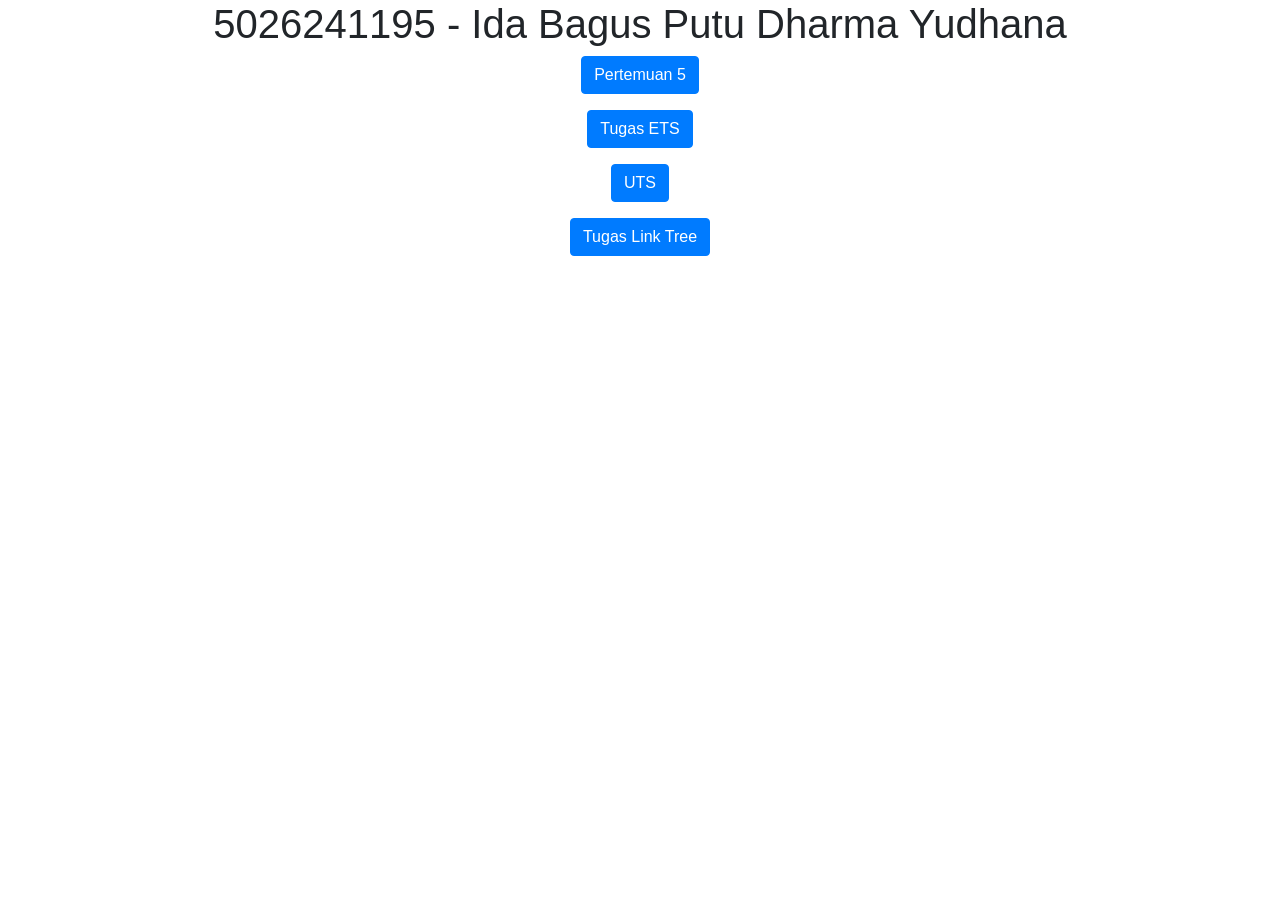
<file: index.html>
<!DOCTYPE html>
<html lang="en">
<head>
    <meta charset="UTF-8">
    <link rel="stylesheet" href="https://cdn.jsdelivr.net/npm/bootstrap@4.6.2/dist/css/bootstrap.min.css">
    <script src="https://cdn.jsdelivr.net/npm/jquery@3.7.1/dist/jquery.slim.min.js"></script>
    <script src="https://cdn.jsdelivr.net/npm/popper.js@1.16.1/dist/umd/popper.min.js"></script>
    <script src="https://cdn.jsdelivr.net/npm/bootstrap@4.6.2/dist/js/bootstrap.bundle.min.js"></script>
    <meta name="viewport" content="width=device-width, initial-scale=1.0">
    <title>5026241195</title>
</head>
<body>
    <div class="container">
        <center>
            <h1>5026241195 - Ida Bagus Putu Dharma Yudhana</h1>
            <p>
                <a href="pertemuan5.html" target="_blank" class="btn btn-primary">Pertemuan 5</a>
            </p>
            <p>
                <a href="tugas_ets.html" target="_blank" class="btn btn-primary">Tugas ETS</a>
            </p>
            <p>
                <a href="5026241195.html" target="_blank" class="btn btn-primary">UTS</a>
            </p>
            <p>
                <a href="linktree.html" target="_blank" class="btn btn-primary">Tugas Link Tree</a>
            </p>
        </center>
    </div>
</body>
</html>
</file>
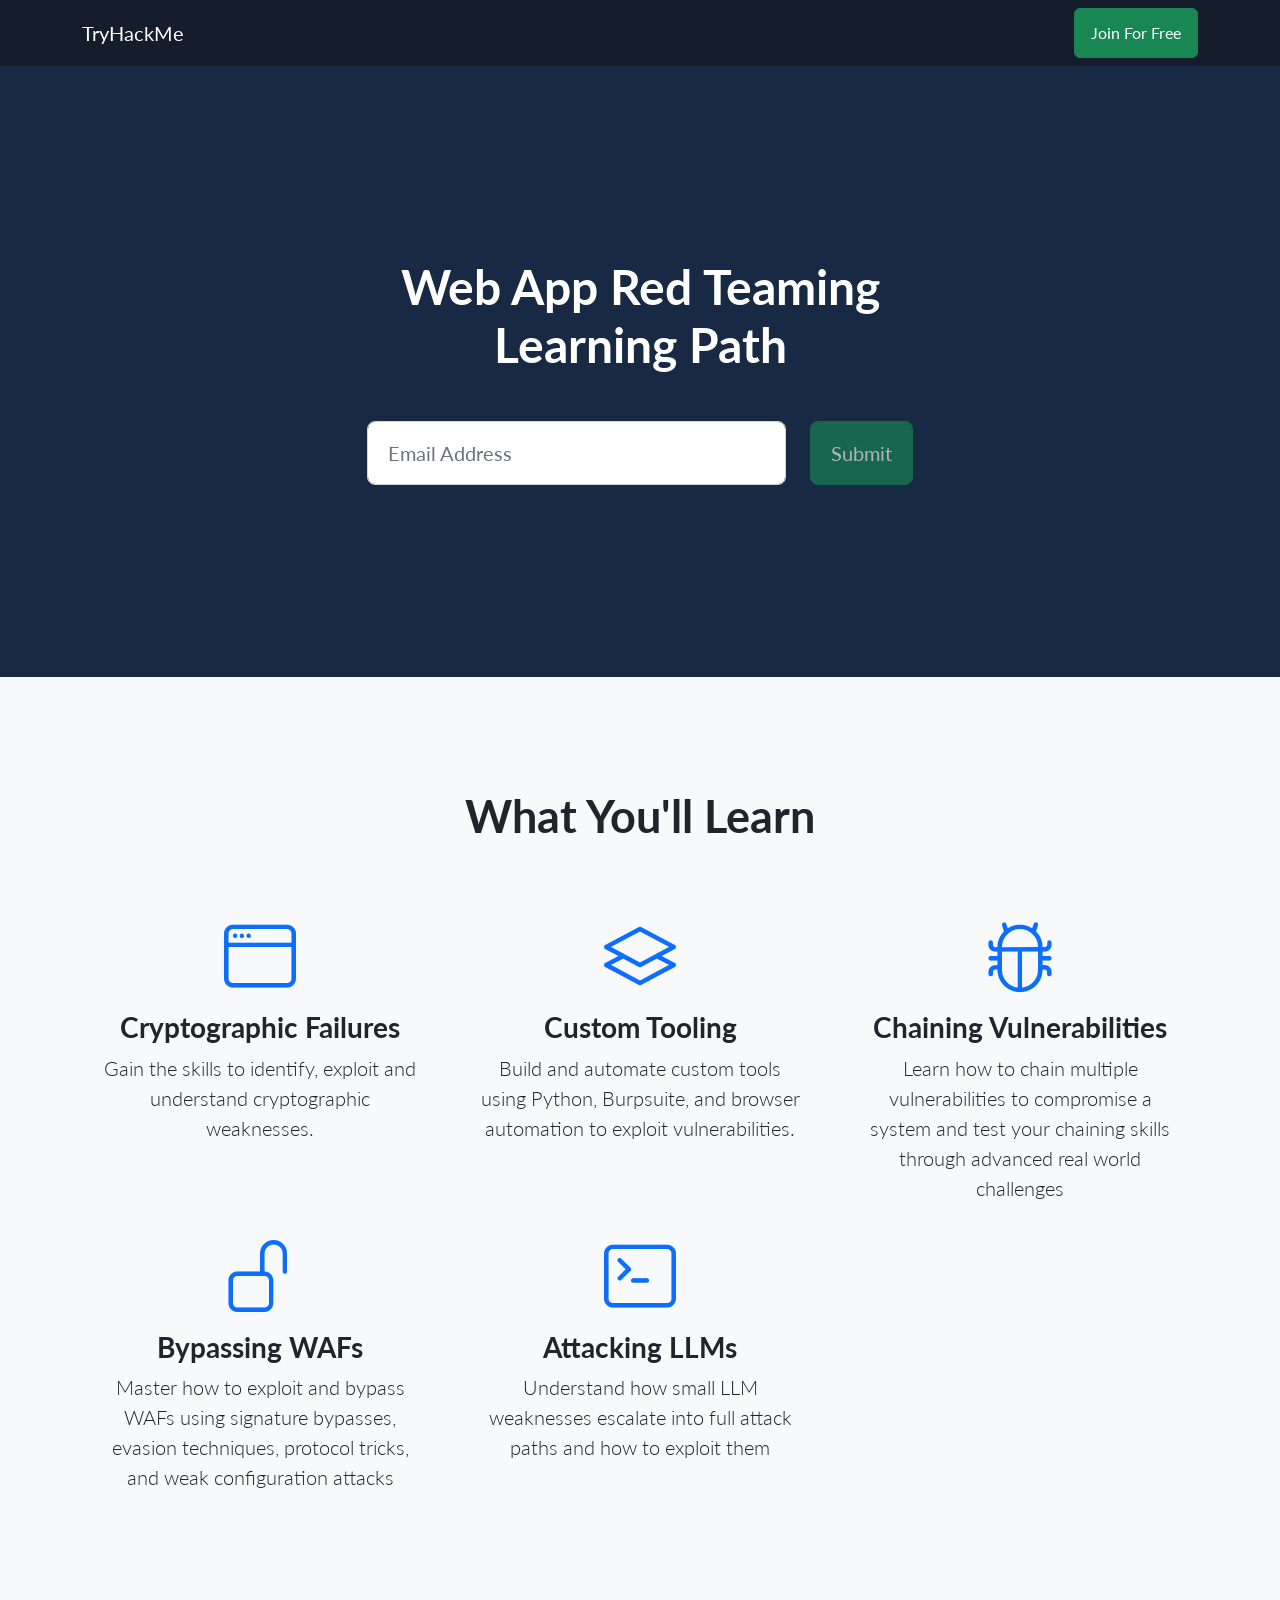
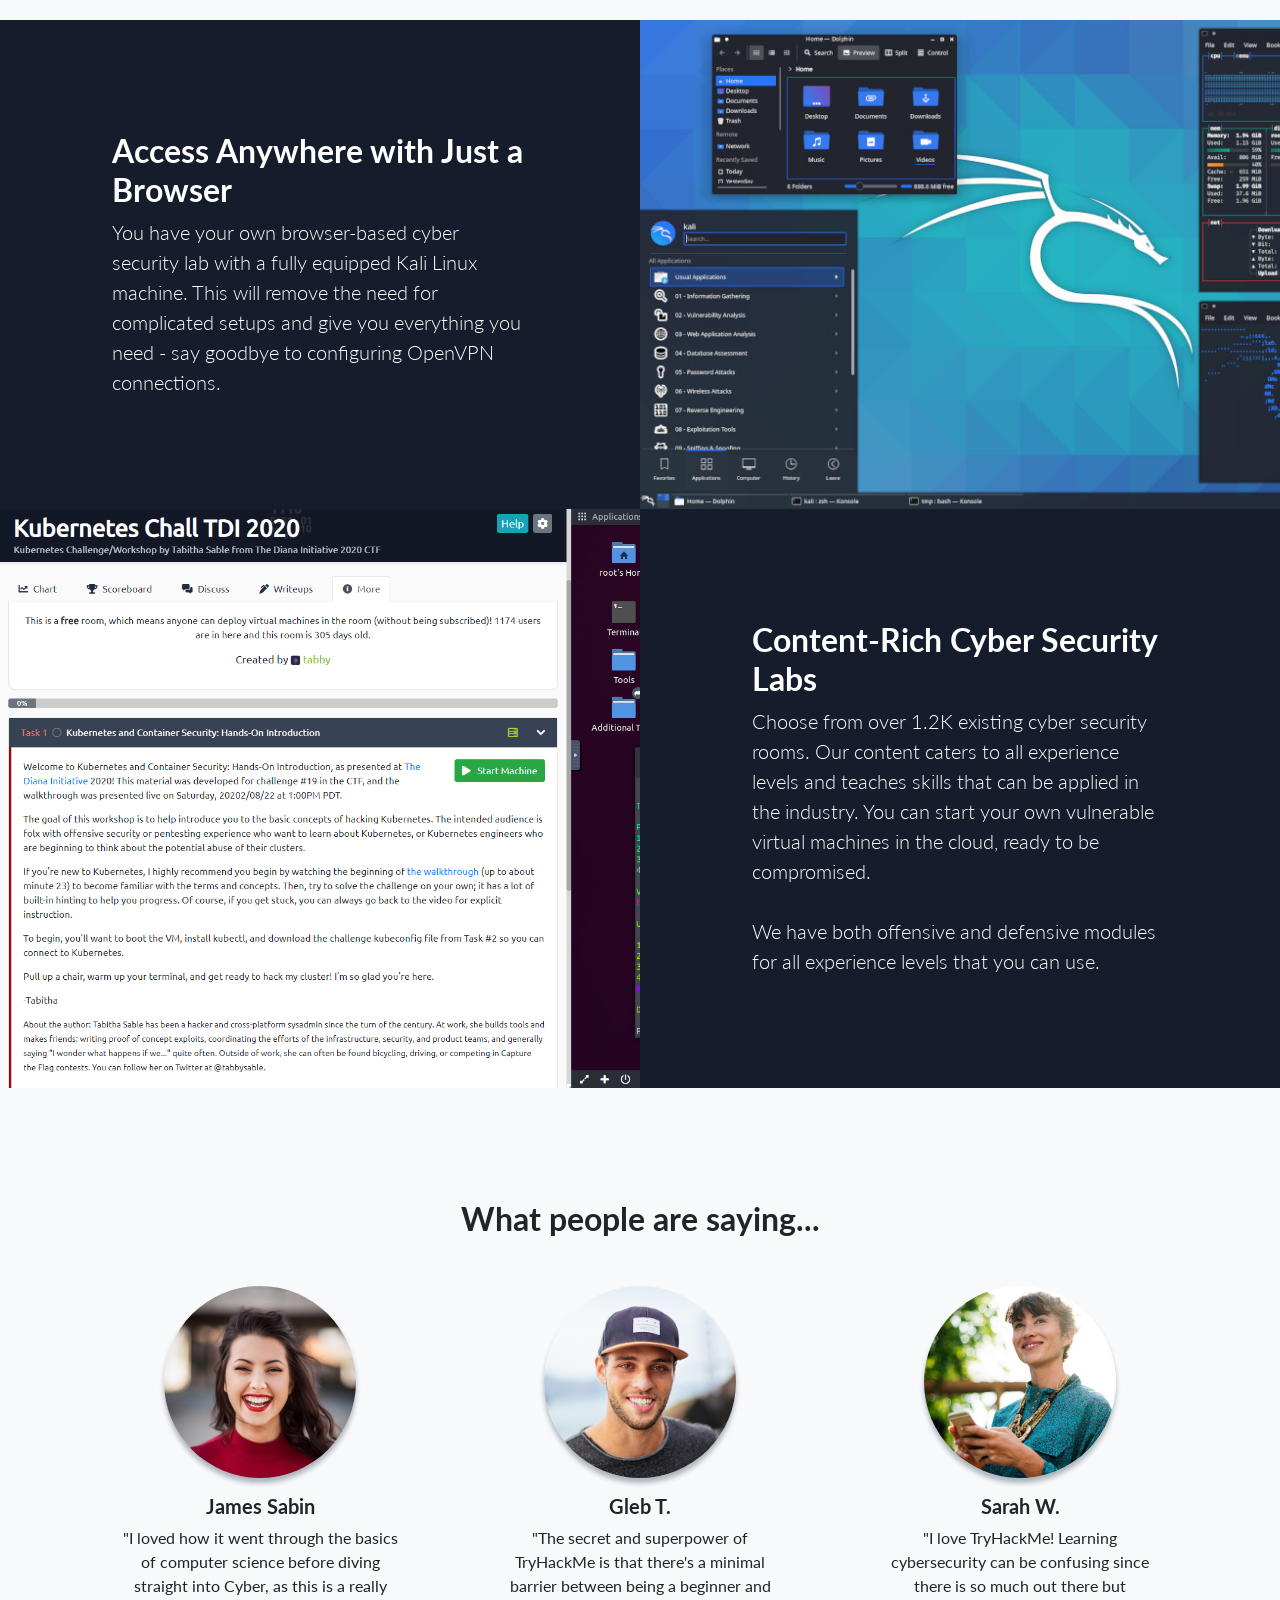
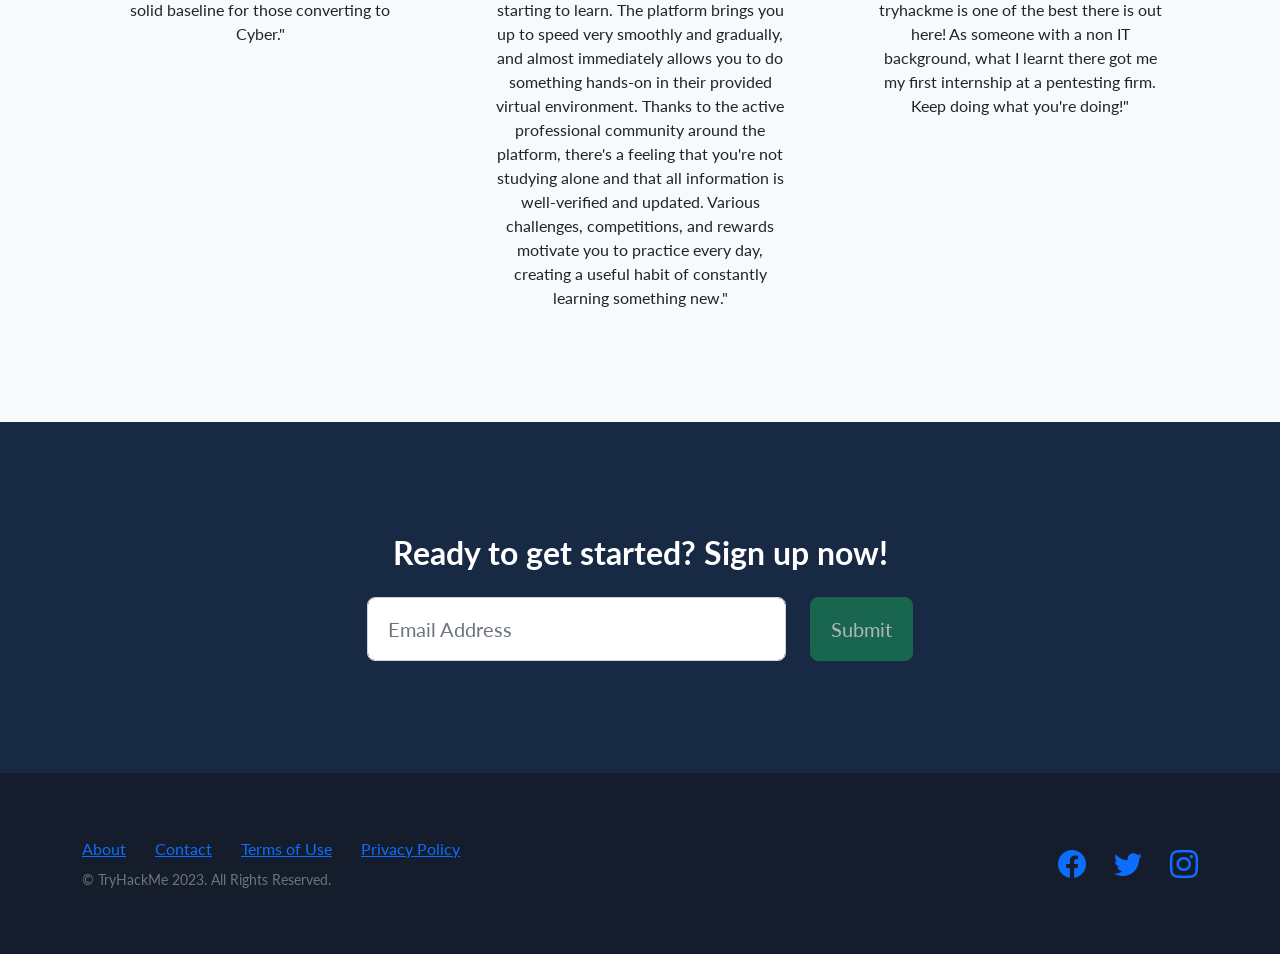
<file: 5026241195.html>
<!DOCTYPE html>
<html lang="en">
    <head>
        <meta charset="utf-8" />
        <meta name="viewport" content="width=device-width, initial-scale=1, shrink-to-fit=no" />
        <meta name="description" content="" />
        <meta name="author" content="" />
        <title>TryHackMe</title>
        <!-- Favicon-->
        <link rel="icon" type="image/x-icon" href="assets/favicon.ico" />
        <!-- Bootstrap icons-->
        <link href="https://cdn.jsdelivr.net/npm/bootstrap-icons@1.5.0/font/bootstrap-icons.css" rel="stylesheet" type="text/css" />
        <!-- Google fonts-->
        <link href="https://fonts.googleapis.com/css?family=Lato:300,400,700,300italic,400italic,700italic" rel="stylesheet" type="text/css" />
        <!-- Core theme CSS (includes Bootstrap)-->
        <link href="css/styles.css" rel="stylesheet" />
    </head>
    <body style="background: rgb(21, 28, 43);">
        <!-- Navigation-->
        <nav class="navbar navbar-light static-top" style="background-color: rgb(21, 28, 43);">
            <div class="container">
                <a class="navbar-brand" href="#!" style="color: white;">TryHackMe</a>
                <a class="btn btn-success" href="#signup">Join For Free</a>
            </div>
        </nav>
        <!-- Masthead-->
        <header class="masthead">
            <div class="container position-relative">
                <div class="row justify-content-center">
                    <div class="col-xl-6">
                        <div class="text-center text-white">
                            <!-- Page heading-->
                            <h1 class="mb-5">Web App Red Teaming Learning Path</h1>
                            <!-- Signup form-->
                            <!-- * * * * * * * * * * * * * * *-->
                            <!-- * * SB Forms Contact Form * *-->
                            <!-- * * * * * * * * * * * * * * *-->
                            <!-- This form is pre-integrated with SB Forms.-->
                            <!-- To make this form functional, sign up at-->
                            <!-- https://startbootstrap.com/solution/contact-forms-->
                            <!-- to get an API token!-->
                            <form class="form-subscribe" id="contactForm" data-sb-form-api-token="API_TOKEN">
                                <!-- Email address input-->
                                <div class="row">
                                    <div class="col">
                                        <input class="form-control form-control-lg" id="emailAddress" type="email" placeholder="Email Address" data-sb-validations="required,email" />
                                        <div class="invalid-feedback text-white" data-sb-feedback="emailAddress:required">Email Address is required.</div>
                                        <div class="invalid-feedback text-white" data-sb-feedback="emailAddress:email">Email Address Email is not valid.</div>
                                    </div>
                                    <div class="col-auto"><button class="btn btn-success btn-lg disabled" id="submitButton" type="submit">Submit</button></div>
                                </div>
                                <!-- Submit success message-->
                                <!---->
                                <!-- This is what your users will see when the form-->
                                <!-- has successfully submitted-->
                                <div class="d-none" id="submitSuccessMessage">
                                    <div class="text-center mb-3">
                                        <div class="fw-bolder">Form submission successful!</div>
                                        <p>To activate this form, sign up at</p>
                                        <a class="text-white" href="https://startbootstrap.com/solution/contact-forms">https://startbootstrap.com/solution/contact-forms</a>
                                    </div>
                                </div>
                                <!-- Submit error message-->
                                <!---->
                                <!-- This is what your users will see when there is-->
                                <!-- an error submitting the form-->
                                <div class="d-none" id="submitErrorMessage"><div class="text-center text-danger mb-3">Error sending message!</div></div>
                            </form>
                        </div>
                    </div>
                </div>
            </div>
        </header>
        <!-- Icons Grid-->
        <section class="features-icons bg-light text-center">
            <div class="container">
                <h1 style=" font-size: 45px;">What You'll Learn</h1>
                <br><br>
                <div class="row">
                    <div class="col-lg-4">
                        <div class="features-icons-item mx-auto mb-5 mb-lg-0 mb-lg-3">
                            <div class="features-icons-icon d-flex"><i class="bi-window m-auto text-primary"></i></div>
                            <h3>Cryptographic Failures</h3>
                            <p class="lead mb-0">Gain the skills to identify, exploit and understand cryptographic weaknesses.</p>
                        </div>
                    </div>
                    <div class="col-lg-4">
                        <div class="features-icons-item mx-auto mb-5 mb-lg-0 mb-lg-3">
                            <div class="features-icons-icon d-flex"><i class="bi-layers m-auto text-primary"></i></div>
                            <h3>Custom Tooling</h3>
                            <p class="lead mb-0">Build and automate custom tools using Python, Burpsuite, and browser automation to exploit vulnerabilities.</p>
                        </div>
                    </div>
                    <div class="col-lg-4">
                        <div class="features-icons-item mx-auto mb-0 mb-lg-3">
                            <div class="features-icons-icon d-flex"><i class="bi-bug m-auto text-primary"></i></div>
                            <h3>Chaining Vulnerabilities</h3>
                            <p class="lead mb-0">Learn how to chain multiple vulnerabilities to compromise a system and test your chaining skills through advanced real world challenges</p>
                        </div>
                    </div>
                    <div class="col-lg-4">
                        <div class="features-icons-item mx-auto mb-0 mb-lg-3">
                            <div class="features-icons-icon d-flex"><i class="bi-unlock m-auto text-primary"></i></div>
                            <h3>Bypassing WAFs</h3>
                            <p class="lead mb-0">Master how to exploit and bypass WAFs using signature bypasses, evasion techniques, protocol tricks, and weak configuration attacks</p>
                        </div>
                    </div>
                    <div class="col-lg-4">
                        <div class="features-icons-item mx-auto mb-0 mb-lg-3">
                            <div class="features-icons-icon d-flex"><i class="bi-terminal m-auto text-primary"></i></div>
                            <h3>Attacking LLMs</h3>
                            <p class="lead mb-0">Understand how small LLM weaknesses escalate into full attack paths and how to exploit them</p>
                        </div>
                    </div>
                </div>
            </div>
        </section>
        <!-- Image Showcases-->
        <section class="showcase">
            <div class="container-fluid p-0">
                <div class="row g-0">
                    <div class="col-lg-6 order-lg-2 text-white showcase-img" style="background-image: url('/assets/img/kali.jpg')"></div>
                    <div class="col-lg-6 order-lg-1 my-auto showcase-text">
                        <h2>Access Anywhere with Just a Browser</h2>
                        <p class="lead mb-0">You have your own browser-based cyber security lab with a fully equipped Kali Linux machine. This will remove the need for complicated setups and give you everything you need - say goodbye to configuring OpenVPN connections.</p>
                    </div>
                </div>
                <div class="row g-0">
                    <div class="col-lg-6 text-white showcase-img" style="background-image: url('/assets/img/attackbox.png')"></div>
                    <div class="col-lg-6 my-auto showcase-text">
                        <h2>Content-Rich Cyber Security Labs</h2>
                        <p class="lead mb-0">Choose from over 1.2K existing cyber security rooms. Our content caters to all experience levels and teaches skills that can be applied in the industry. You can start your own vulnerable virtual machines in the cloud, ready to be compromised.<br><br>We have both offensive and defensive modules for all experience levels that you can use.</p>
                    </div>
                </div>
            </div>
        </section>
        <!-- Testimonials-->
        <section class="testimonials text-center bg-light">
            <div class="container">
                <h2 class="mb-5">What people are saying...</h2>
                <div class="row">
                    <div class="col-lg-4">
                        <div class="testimonial-item mx-auto mb-5 mb-lg-0">
                            <img class="img-fluid rounded-circle mb-3" src="assets/img/testimonials-1.jpg" alt="..." />
                            <h5>James Sabin</h5>
                            <p class="font-weight-light mb-0">"I loved how it went through the basics of computer science before diving straight into Cyber, as this is a really solid baseline for those converting to Cyber."</p>
                        </div>
                    </div>
                    <div class="col-lg-4">
                        <div class="testimonial-item mx-auto mb-5 mb-lg-0">
                            <img class="img-fluid rounded-circle mb-3" src="assets/img/testimonials-2.jpg" alt="..." />
                            <h5>Gleb T.</h5>
                            <p class="font-weight-light mb-0">"The secret and superpower of TryHackMe is that there's a minimal barrier between being a beginner and starting to learn. The platform brings you up to speed very smoothly and gradually, and almost immediately allows you to do something hands-on in their provided virtual environment. Thanks to the active professional community around the platform, there's a feeling that you're not studying alone and that all information is well-verified and updated. Various challenges, competitions, and rewards motivate you to practice every day, creating a useful habit of constantly learning something new."</p>
                        </div>
                    </div>
                    <div class="col-lg-4">
                        <div class="testimonial-item mx-auto mb-5 mb-lg-0">
                            <img class="img-fluid rounded-circle mb-3" src="assets/img/testimonials-3.jpg" alt="..." />
                            <h5>Sarah W.</h5>
                            <p class="font-weight-light mb-0">"I love TryHackMe! Learning cybersecurity can be confusing since there is so much out there but tryhackme is one of the best there is out here! As someone with a non IT background, what I learnt there got me my first internship at a pentesting firm. Keep doing what you're doing!"</p>
                        </div>
                    </div>
                </div>
            </div>
        </section>
        <!-- Call to Action-->
        <section class="call-to-action text-white text-center" id="signup">
            <div class="container position-relative">
                <div class="row justify-content-center">
                    <div class="col-xl-6">
                        <h2 class="mb-4">Ready to get started? Sign up now!</h2>
                        <!-- Signup form-->
                        <!-- * * * * * * * * * * * * * * *-->
                        <!-- * * SB Forms Contact Form * *-->
                        <!-- * * * * * * * * * * * * * * *-->
                        <!-- This form is pre-integrated with SB Forms.-->
                        <!-- To make this form functional, sign up at-->
                        <!-- https://startbootstrap.com/solution/contact-forms-->
                        <!-- to get an API token!-->
                        <form class="form-subscribe" id="contactFormFooter" data-sb-form-api-token="API_TOKEN">
                            <!-- Email address input-->
                            <div class="row">
                                <div class="col">
                                    <input class="form-control form-control-lg" id="emailAddressBelow" type="email" placeholder="Email Address" data-sb-validations="required,email" />
                                    <div class="invalid-feedback text-white" data-sb-feedback="emailAddressBelow:required">Email Address is required.</div>
                                    <div class="invalid-feedback text-white" data-sb-feedback="emailAddressBelow:email">Email Address Email is not valid.</div>
                                </div>
                                <div class="col-auto"><button class="btn btn-success btn-lg disabled" id="submitButton" type="submit">Submit</button></div>
                            </div>
                            <!-- Submit success message-->
                            <!---->
                            <!-- This is what your users will see when the form-->
                            <!-- has successfully submitted-->
                            <div class="d-none" id="submitSuccessMessage">
                                <div class="text-center mb-3">
                                    <div class="fw-bolder">Form submission successful!</div>
                                    <p>To activate this form, sign up at</p>
                                    <a class="text-white" href="https://startbootstrap.com/solution/contact-forms">https://startbootstrap.com/solution/contact-forms</a>
                                </div>
                            </div>
                            <!-- Submit error message-->
                            <!---->
                            <!-- This is what your users will see when there is-->
                            <!-- an error submitting the form-->
                            <div class="d-none" id="submitErrorMessage"><div class="text-center text-danger mb-3">Error sending message!</div></div>
                        </form>
                    </div>
                </div>
            </div>
        </section>
        <!-- Footer-->
        <footer class="footer" style="background-color: rgb(21, 28, 43);">
            <div class="container">
                <div class="row">
                    <div class="col-lg-6 h-100 text-center text-lg-start my-auto">
                        <ul class="list-inline mb-2">
                            <li class="list-inline-item"><a href="#!">About</a></li>
                            <li class="list-inline-item">⋅</li>
                            <li class="list-inline-item"><a href="#!">Contact</a></li>
                            <li class="list-inline-item">⋅</li>
                            <li class="list-inline-item"><a href="#!">Terms of Use</a></li>
                            <li class="list-inline-item">⋅</li>
                            <li class="list-inline-item"><a href="#!">Privacy Policy</a></li>
                        </ul>
                        <p class="text-muted small mb-4 mb-lg-0">&copy; TryHackMe 2023. All Rights Reserved.</p>
                    </div>
                    <div class="col-lg-6 h-100 text-center text-lg-end my-auto">
                        <ul class="list-inline mb-0">
                            <li class="list-inline-item me-4">
                                <a href="#!"><i class="bi-facebook fs-3"></i></a>
                            </li>
                            <li class="list-inline-item me-4">
                                <a href="#!"><i class="bi-twitter fs-3"></i></a>
                            </li>
                            <li class="list-inline-item">
                                <a href="#!"><i class="bi-instagram fs-3"></i></a>
                            </li>
                        </ul>
                    </div>
                </div>
            </div>
        </footer>
        <!-- Bootstrap core JS-->
        <script src="https://cdn.jsdelivr.net/npm/bootstrap@5.2.3/dist/js/bootstrap.bundle.min.js"></script>
        <!-- Core theme JS-->
        <script src="js/scripts.js"></script>
        <!-- * * * * * * * * * * * * * * * * * * * * * * * * * * * * * * * * * * * * * * * *-->
        <!-- * *                               SB Forms JS                               * *-->
        <!-- * * Activate your form at https://startbootstrap.com/solution/contact-forms * *-->
        <!-- * * * * * * * * * * * * * * * * * * * * * * * * * * * * * * * * * * * * * * * *-->
        <script src="https://cdn.startbootstrap.com/sb-forms-latest.js"></script>
    </body>
</html>
</file>
